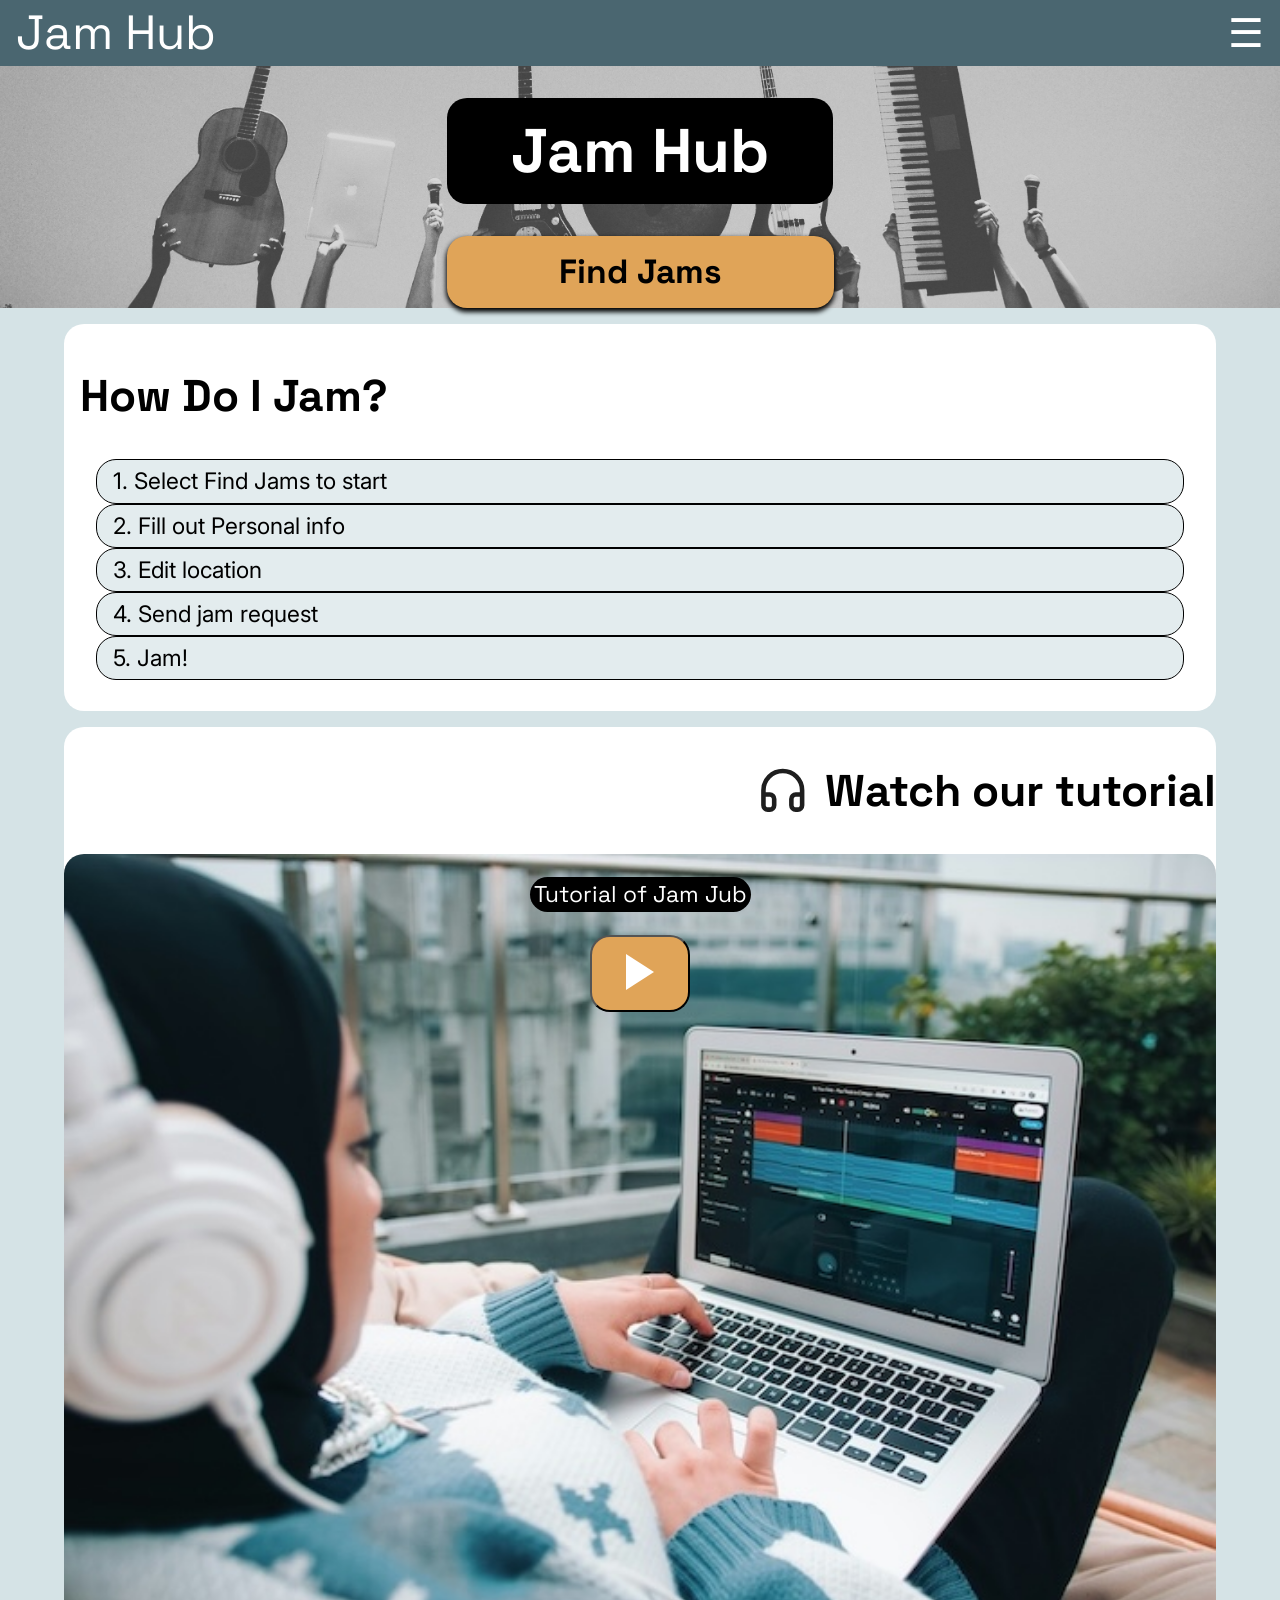
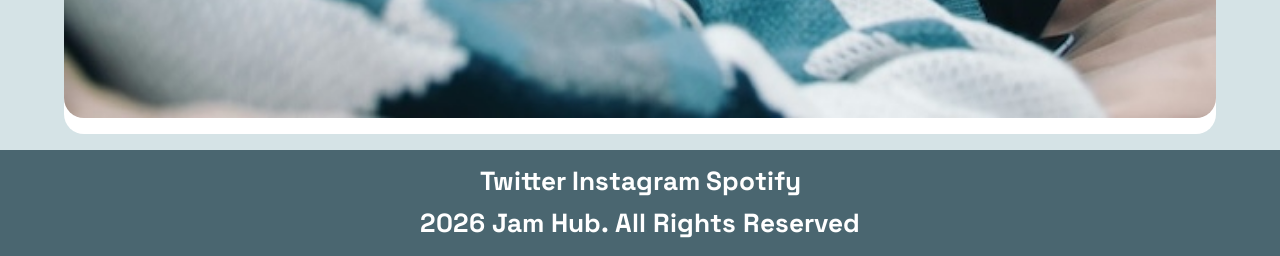
<file: index.html>
<!DOCTYPE html>
<html lang="en">

  <head>
    <meta charset="UTF-8">
    <meta name="viewport" content="width=device-width, initial-scale=1.0">
    <link rel="stylesheet" href="css/styles.css">
    <script src="js/app.js" defer></script>
    <title>Jam Hub</title>
  </head>

  <body>
    <header>
      <a href="index.html" class="logo">Jam Hub</a>
      <nav>
        <ol id="drop-content">
          <li><a href="index.html">Homes</a></li>
          <li><a href="jams.html">Jams</a></li>
          <li><a href="profile.html">Profile</a></li>
        </ol>
      </nav>
      <button id="hamburger">
        <span>☰</span>
      </button>
    </header>

    <main>
      <section class="hero">
        <h1>Jam Hub</h1>
        <a href="jams.html" class="btn-big">Find Jams</a>
      </section>

      <div id="card-wrapper">
        <article id="card-1">
          <h2>How Do I Jam?</h2>
          <ul>
            <li>1. Select Find Jams to start</li>
            <li>2. Fill out Personal info</li>
            <li>3. Edit location</li>
            <li>4. Send jam request</li>
            <li>5. Jam!</li>
          </ul>
        </article>

        <article id="card-2">
          <div id="headphone-tutorial">
            <h2>Watch our tutorial</h2>
            <img src="images/Headphones.svg" alt="Headphones.">
          </div>
          <div id="video-thumb">
              <!-- <img src="images/how-to-jam.jpg" alt="Girl with headphones on working at her laptop." width="640" height="480"> -->
              <p>Tutorial of Jam Jub</p>
              <button><img src="images/play-button.svg" alt="Triangular play button."></button>
          </div>
        
          <!-- <div id="video-thumb">
            <figure>
              <img src="images/how-to-jam.jpg" alt="Girl with headphones on working at her laptop." width="640" height="480">
              <figcaption>Tutorial of Jam Jub</figcaption>
              <button><img src="images/play-button.svg" alt="Triangular play button."></button>
            </figure>
          </div> -->
        </article>
      </div>
    </main>
    <footer>
      <section class="links">
        <a href="https://x.com/i/jf/onboarding/web?mode=signup">Twitter</a>
        <a href="https://www.instagram.com/">Instagram</a>
        <a href="https://open.spotify.com/">Spotify</a>
      </section>
      <p>2026 Jam Hub. All Rights Reserved</p>
    </footer>

  </body>

</html>
</file>
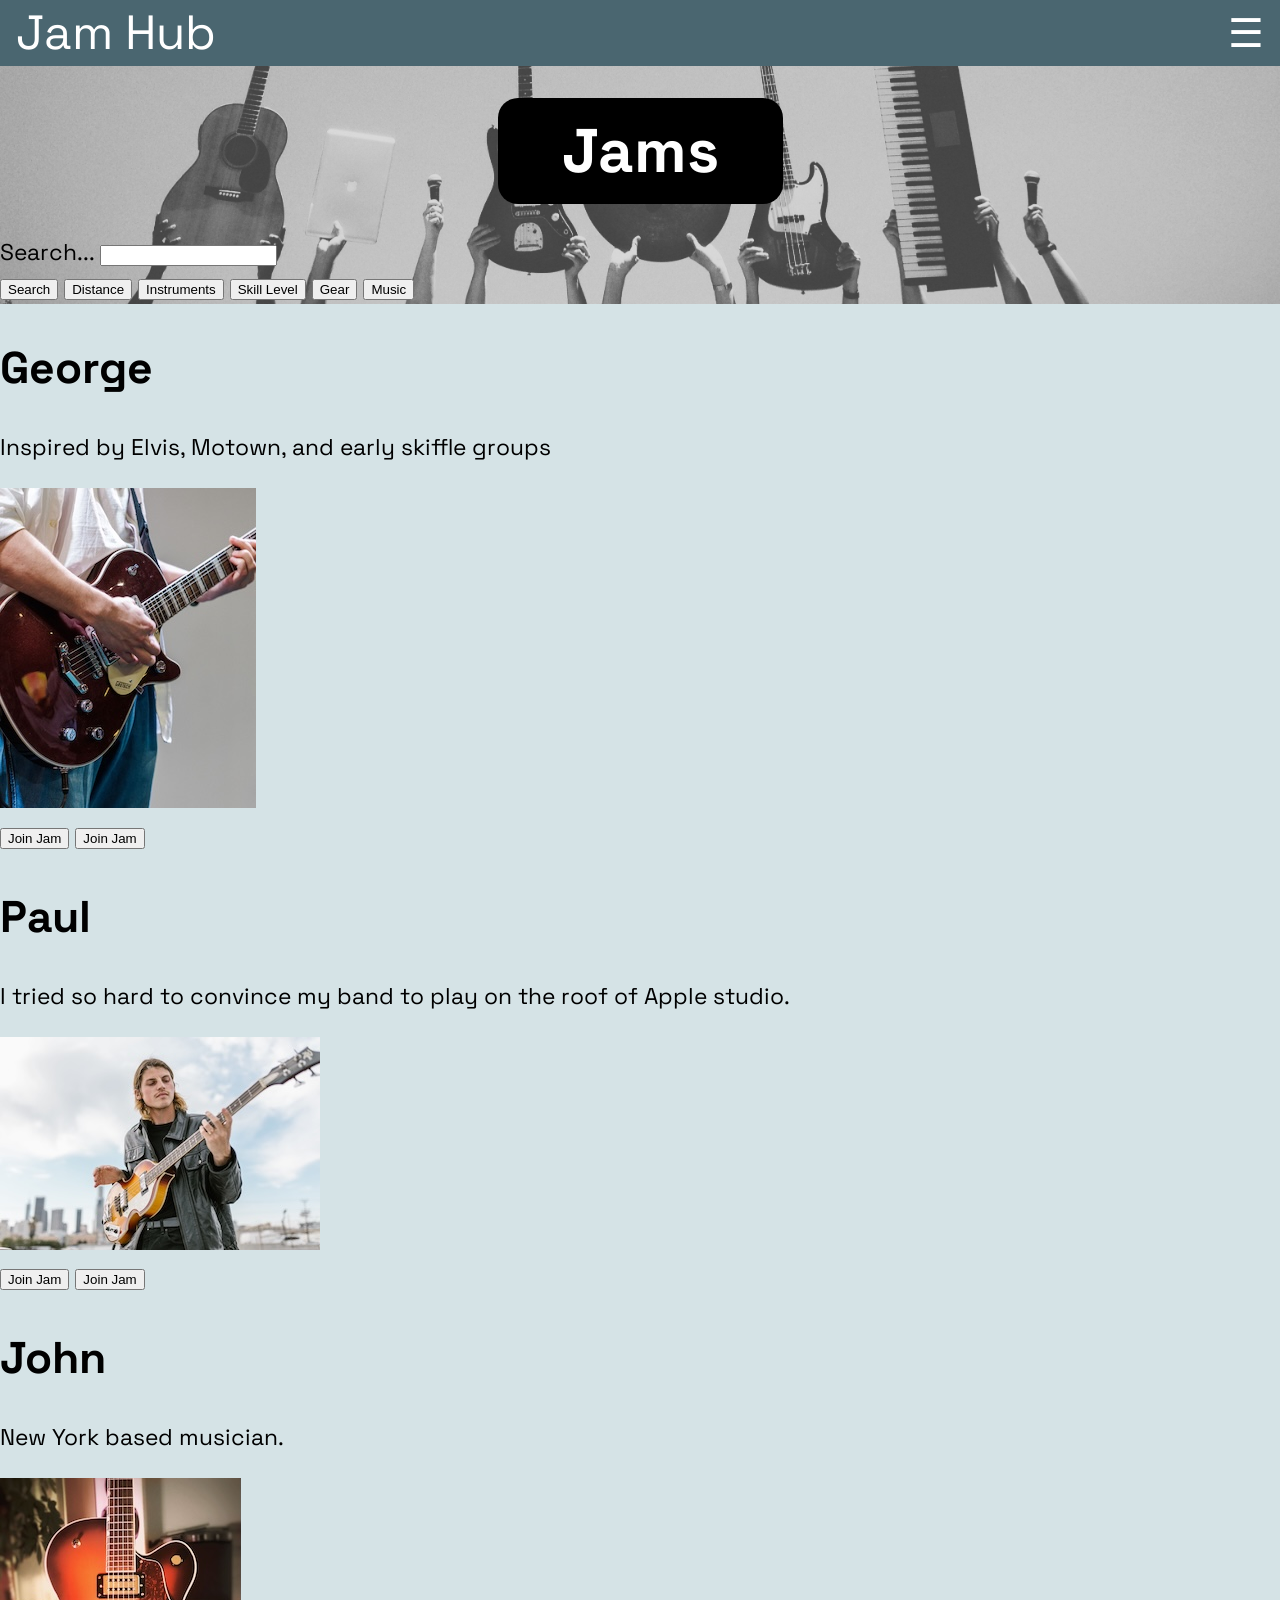
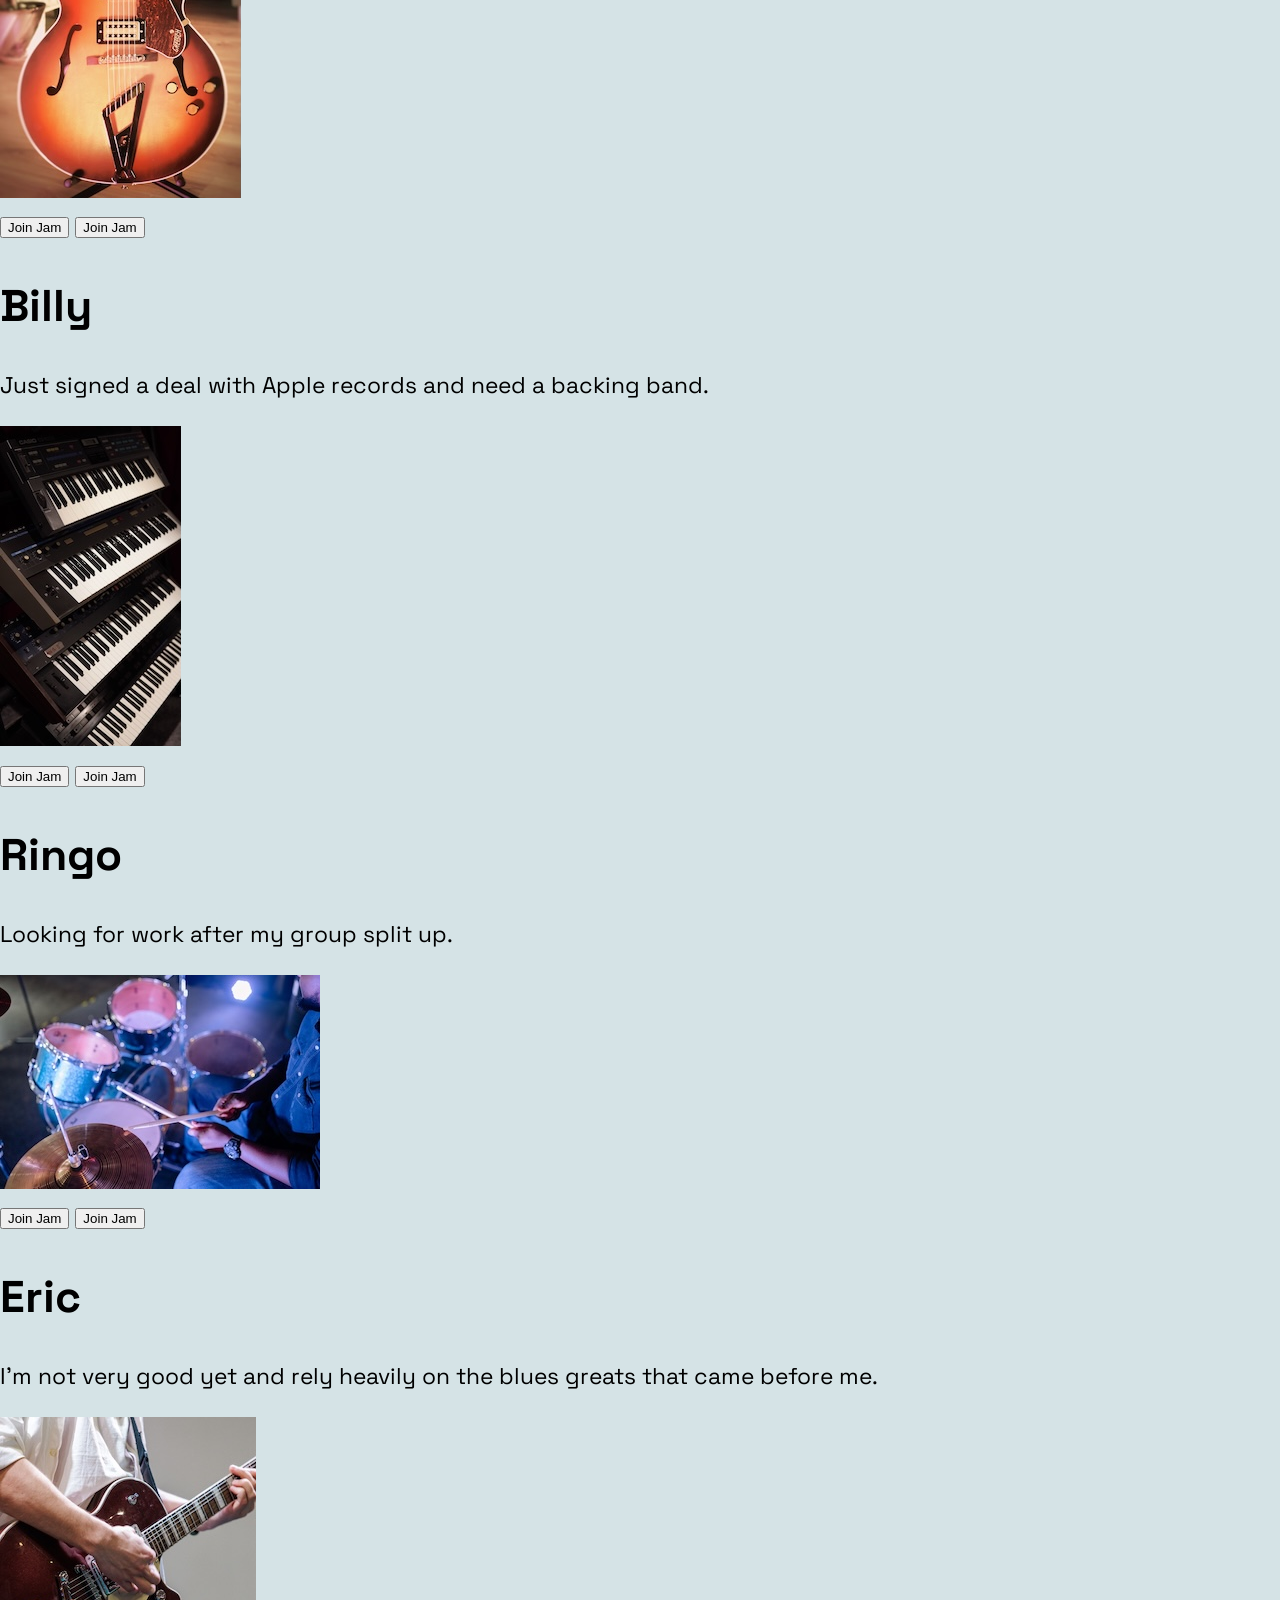
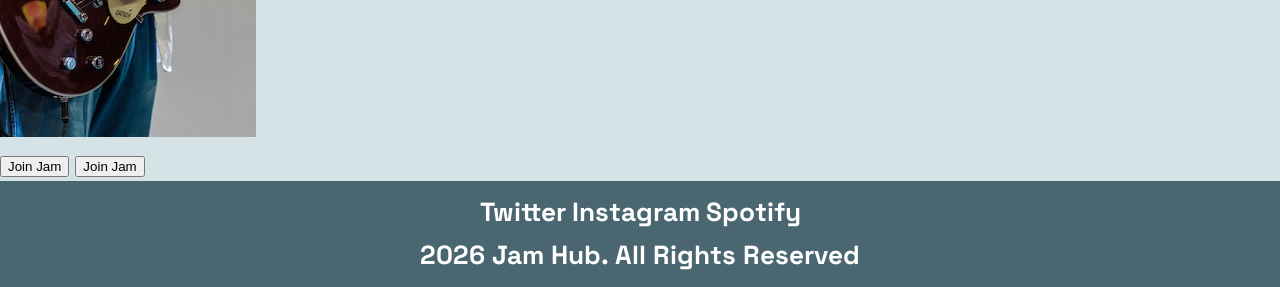
<file: jams.html>
<!DOCTYPE html>
<html lang="en">

  <head>
    <meta charset="UTF-8">
    <meta name="viewport" content="width=device-width, initial-scale=1.0">
    <link rel="stylesheet" href="css/styles.css">
    <script src="js/app.js" defer></script>
    <title>Jams</title>
  </head>

  <body>
     <header>
      <a href="index.html" class="logo">Jam Hub</a>
      <nav>
        <ol id="drop-content">
          <li><a href="index.html">Homes</a></li>
          <li><a href="jams.html">Jams</a></li>
          <li><a href="profile.html">Profile</a></li>
        </ol>
      </nav>
      <button id="hamburger">
        <span>☰</span>
      </button>
    </header>

    <main>
      <section class="hero">
        <h1>Jams</h1>
        <img src="images/hero.jpg" alt="Instruments being held up in the airs." hidden>
        <section class="search-menu">
          <form action="post" class="search-input">
            <label for="search-input">Search...</label>
            <input type="text" id="search-input">
          </form>
          <div class="filter-btns">
            <button>Search</button>
            <button>Distance</button>
            <button>Instruments</button>
            <button>Skill Level</button>
            <button>Gear</button>
            <button>Music</button>
          </div>
        </section>
      </section>

      <section class="jam-cards">
        <div class="jam-card">
          <h2>George</h2>
          <p>Inspired by Elvis, Motown, and early skiffle groups</p>
          <img src="images/profile-gretsch-red.jpg" alt="Red Gretsch Guitar">
          <div class="jam-card-btns">
            <button>Join Jam</button>
            <button>Join Jam</button>
          </div>
        </div>

        <div class="jam-card">
          <h2>Paul</h2>
          <p>I tried so hard to convince my band to play on the roof of Apple studio.</p>
          <img src="images/profile-bass-hofner.jpg" alt="Hofner bass Guitar.">
          <div class="jam-card-btns">
            <button>Join Jam</button>
            <button>Join Jam</button>
          </div>
        </div>

        <div class="jam-card">
          <h2>John</h2>
          <p>New York based musician.</p>
          <img src="images/profile-gretsch-orange.jpg" alt="Orange Gretsch Guitar.">
          <div class="jam-card-btns">
            <button>Join Jam</button>
            <button>Join Jam</button>
          </div>
        </div>

        <div class="jam-card">
          <h2>Billy</h2>
          <p>Just signed a deal with Apple records and need a backing band.</p>
          <img src="images/profile-keyboard.jpg" alt="Keyboard piano.">
          <div class="jam-card-btns">
            <button>Join Jam</button>
            <button>Join Jam</button>
          </div>
        </div>

        <div class="jam-card">
          <h2>Ringo</h2>
          <p>Looking for work after my group split up.</p>
          <img src="images/profile-drums.jpg" alt="Drum set.">
          <div class="jam-card-btns">
            <button>Join Jam</button>
            <button>Join Jam</button>
          </div>
        </div>

        <div class="jam-card">
          <h2>Eric</h2>
          <p>I'm not very good yet and rely heavily on the blues greats that came before me.</p>
          <img src="images/profile-gretsch-red.jpg" alt="">
          <div class="jam-card-btns">
            <button>Join Jam</button>
            <button>Join Jam</button>
          </div>
        </div>
      </section>
    </main>

    <footer>
      <section class="links">
        <a href="https://x.com/i/jf/onboarding/web?mode=signup">Twitter</a>
        <a href="https://www.instagram.com/">Instagram</a>
        <a href="https://open.spotify.com/">Spotify</a>
      </section>
      <p>2026 Jam Hub. All Rights Reserved</p>
    </footer>


  </body>

</html>
</file>
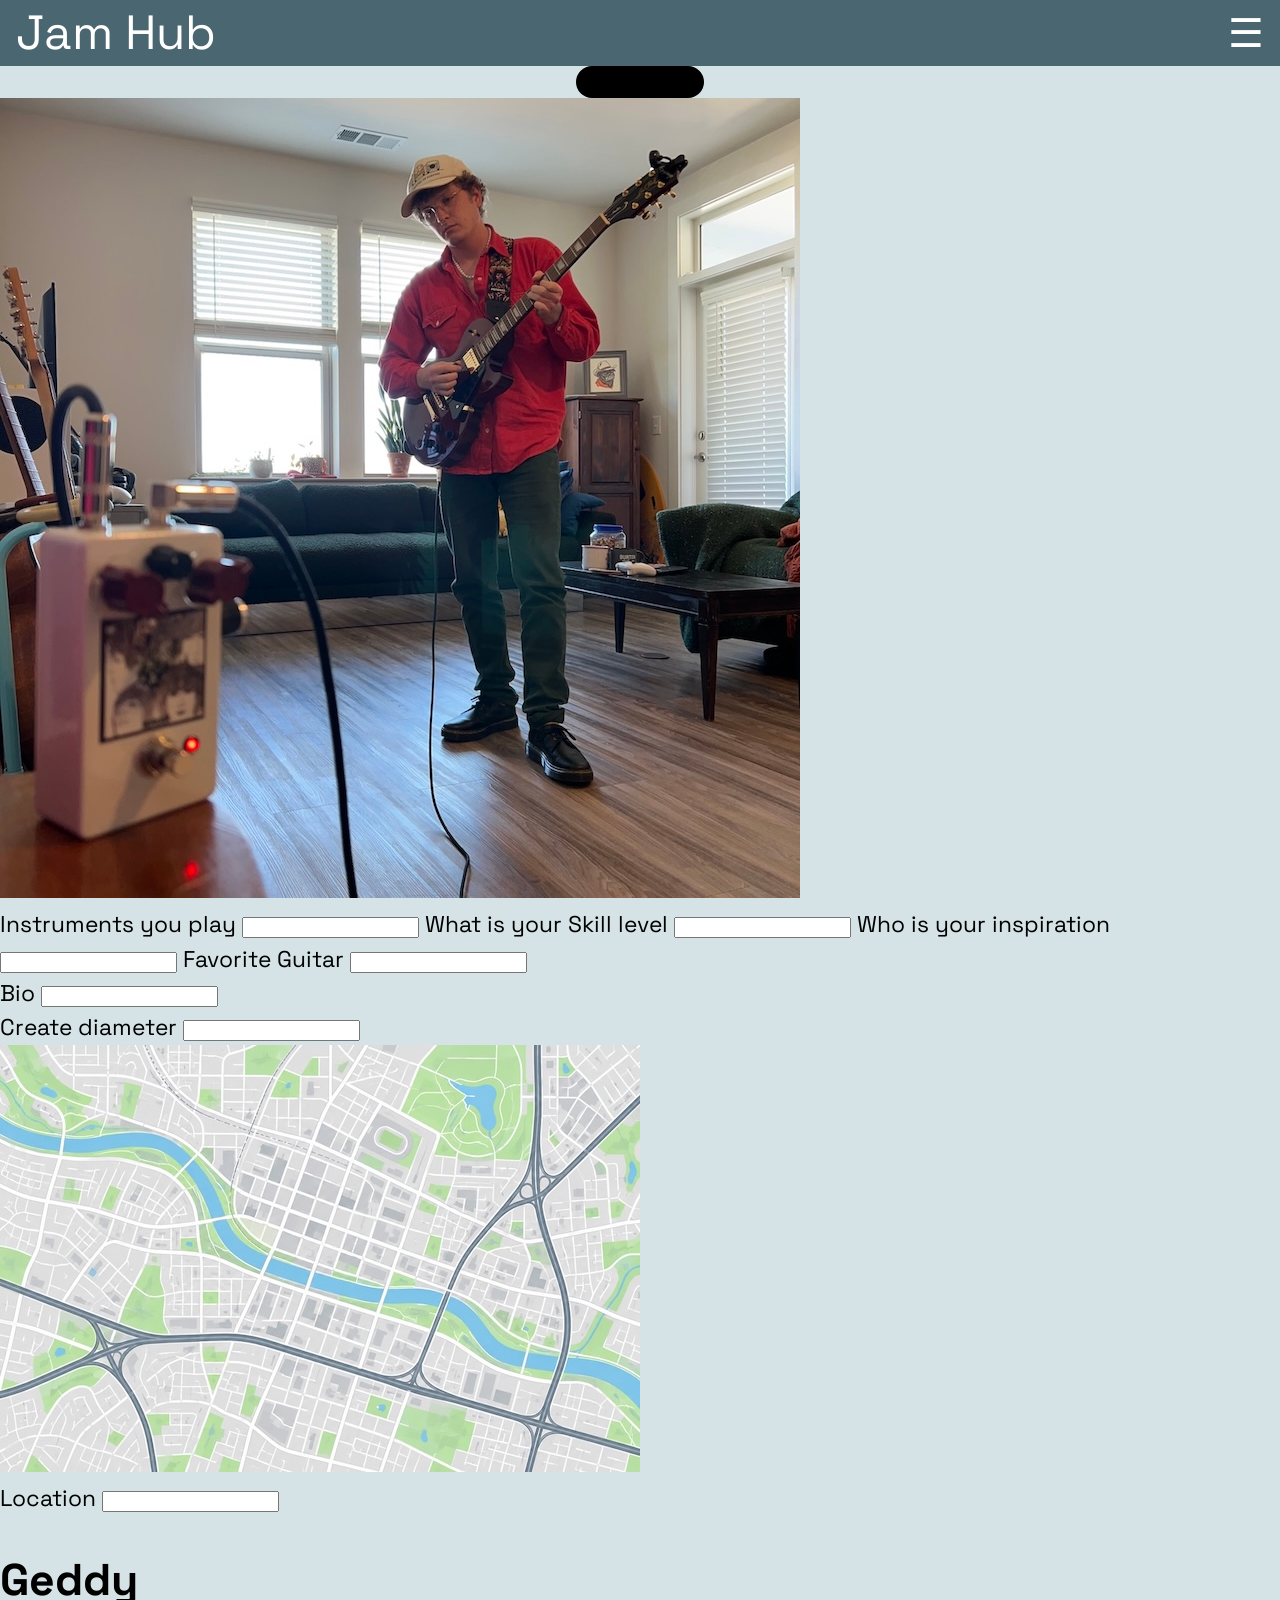
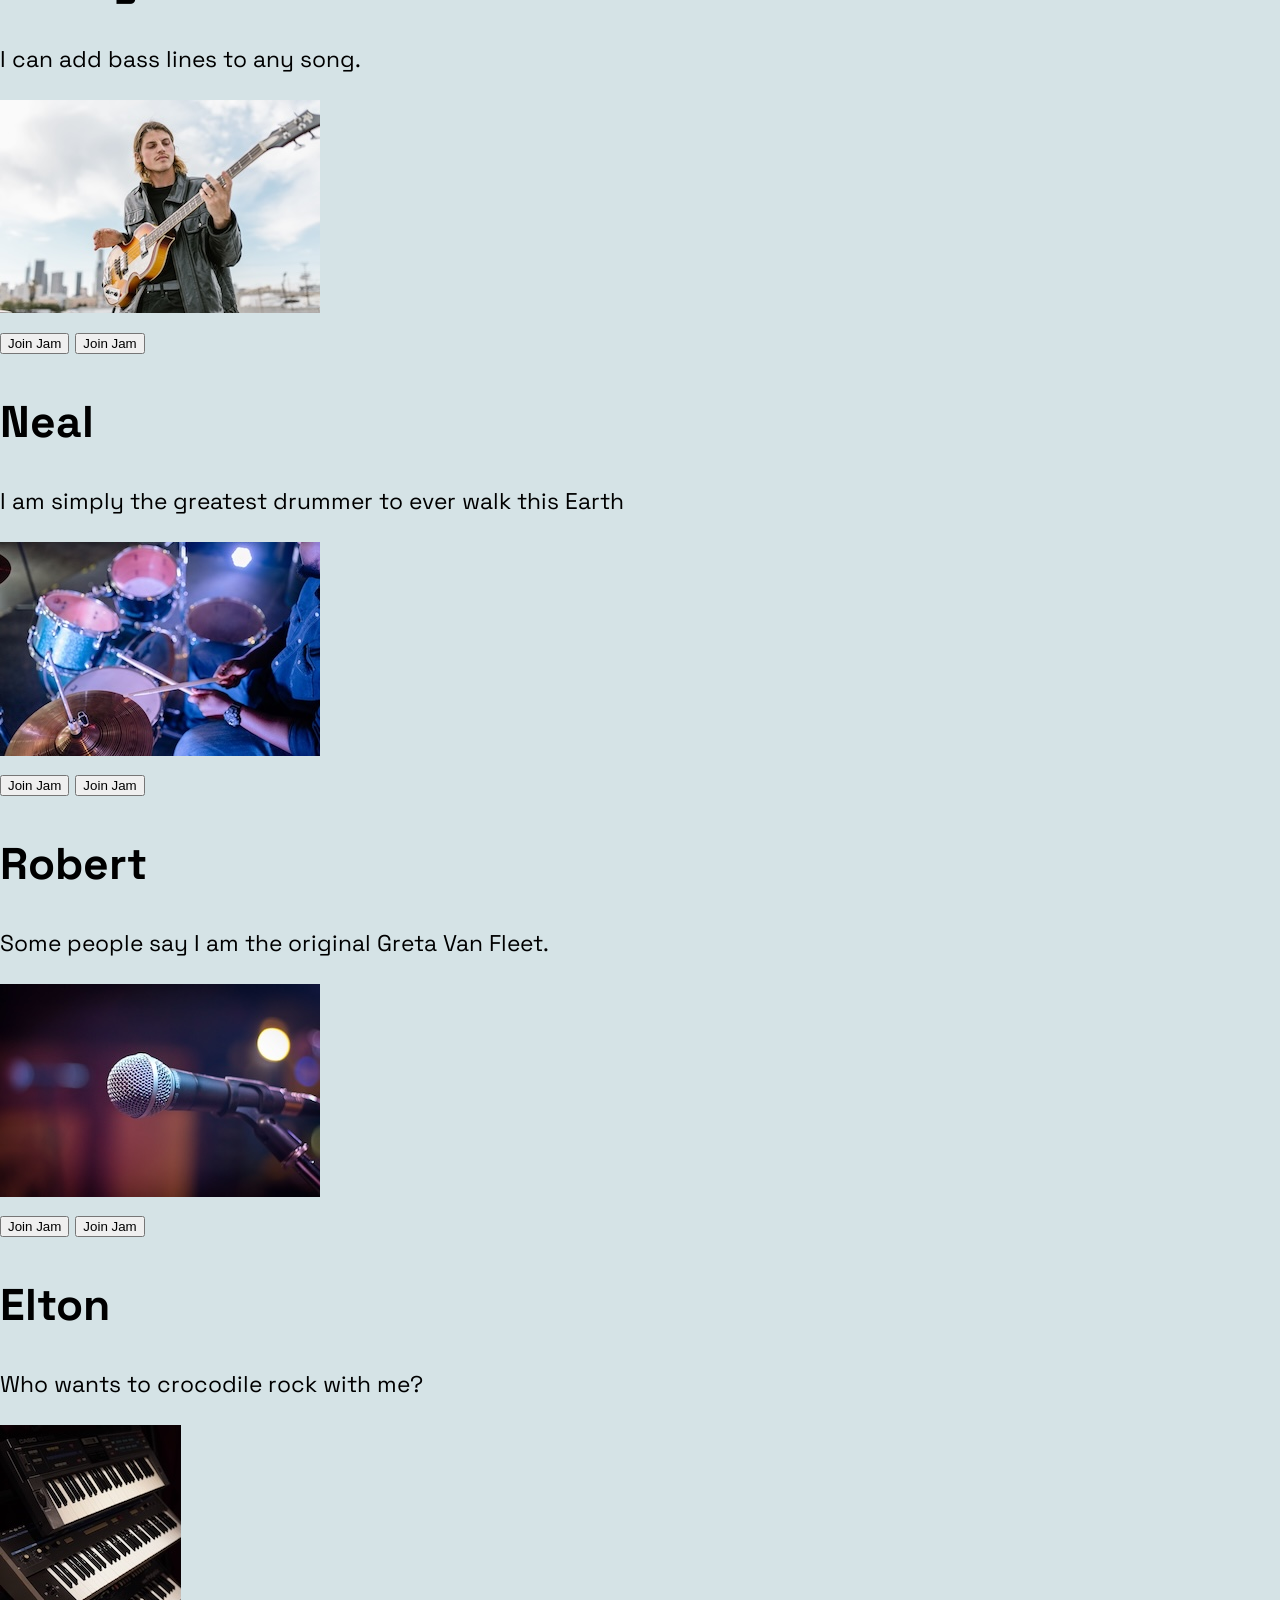
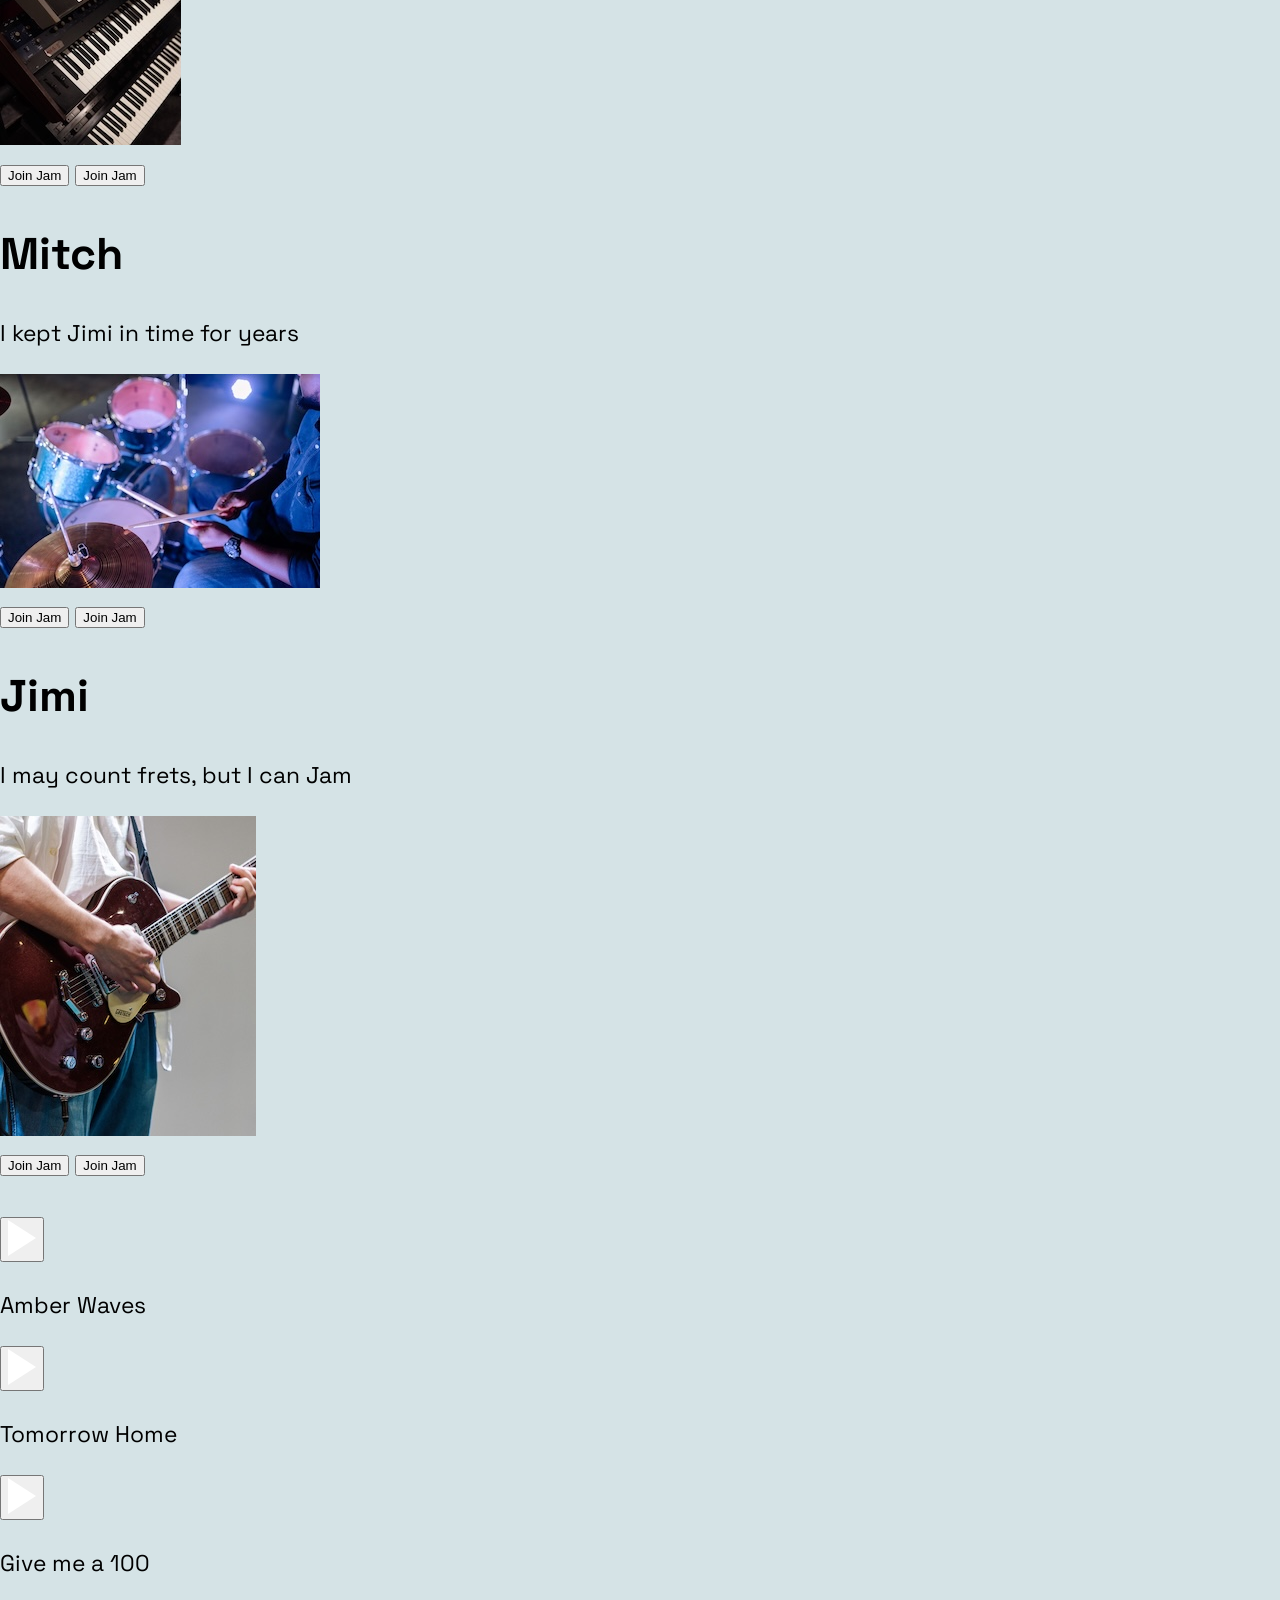
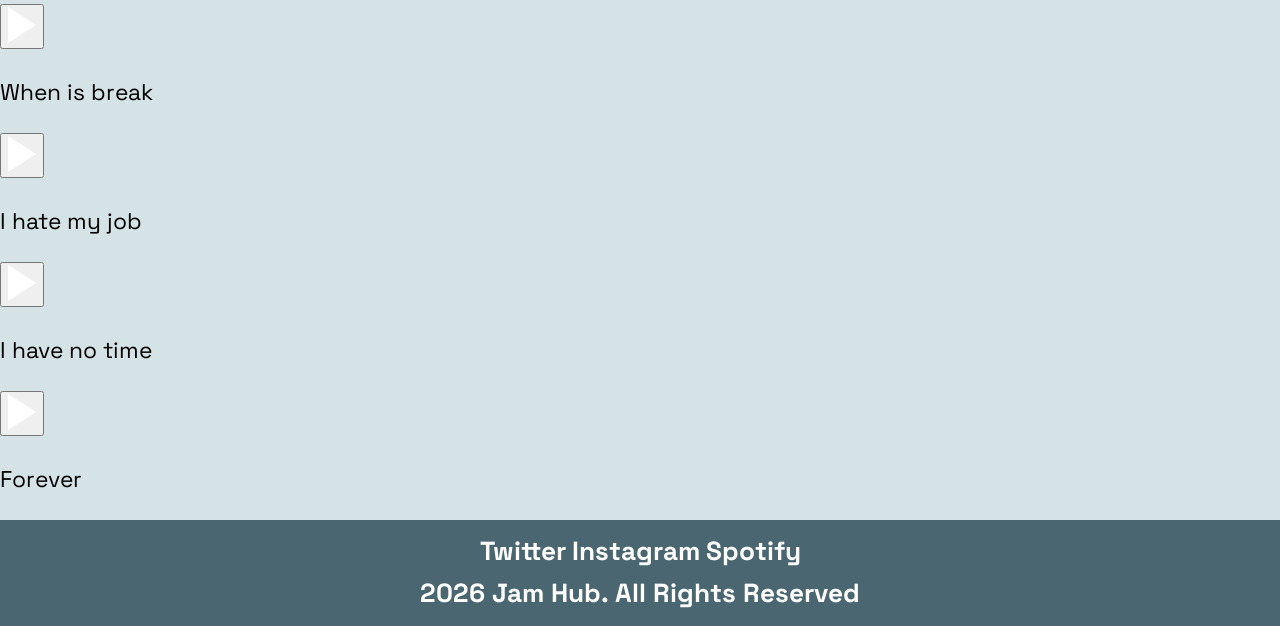
<file: profile.html>
<!DOCTYPE html>
<html lang="en">

  <head>
    <meta charset="UTF-8">
    <meta name="viewport" content="width=device-width, initial-scale=1.0">
    <link rel="stylesheet" href="css/styles.css">
    <script src="js/app.js" defer></script>
    <title>Profile</title>
  </head>

  <body>
   <header>
      <a href="index.html" class="logo">Jam Hub</a>
      <nav>
        <ol id="drop-content">
          <li><a href="index.html">Homes</a></li>
          <li><a href="jams.html">Jams</a></li>
          <li><a href="profile.html">Profile</a></li>
        </ol>
      </nav>
      <button id="hamburger">
        <span>☰</span>
      </button>
    </header>

    <section class="info">
      <h1></h1>
      <img src="images/profile-main.jpg" alt="A man playing a face melting solo">
      <form action="post" id="personal-info">
        <label for="instruments">Instruments you play</label>
        <input type="text" id="instruments">

        <label for="skill-level">What is your Skill level</label>
        <input type="text" id="skill-level">

        <label for="inspiration">Who is your inspiration</label>
        <input type="text" id="inspiration">

        <label for="fav-guitar">Favorite Guitar</label>
        <input type="text" id="fav-guitar">
      </form>

      <form action="post" id="info-bio">
        <label for="bio">Bio</label>
        <input type="text" id="bio">
      </form>

      <div class="distance">
        <form action="post" id="disctance-slider">
          <label for="diameter">Create diameter</label>
          <input type="slider" id="diameter">
        </form>
        <img src="images/map.jpg" alt="Map.">
        <form action="post">
          <label for="location">Location</label>
          <input type="drop-down" id="location">
        </form>
      </div>

      <section class="friends">
        <h2></h2>
        <div class="jam-card">
          <h2>Geddy</h2>
          <p>I can add bass lines to any song.</p>
          <img src="images/profile-bass-hofner.jpg" alt="Hofner bass guitar">
          <div class="jam-card-btns">
            <button>Join Jam</button>
            <button>Join Jam</button>
          </div>
        </div>

        <div class="jam-card">
          <h2>Neal</h2>
          <p>I am simply the greatest drummer to ever walk this Earth</p>
          <img src="images/profile-drums.jpg" alt="Drum set.">
          <div class="jam-card-btns">
            <button>Join Jam</button>
            <button>Join Jam</button>
          </div>
        </div>

        <div class="jam-card">
          <h2>Robert</h2>
          <p>Some people say I am the original Greta Van Fleet.</p>
          <img src="images/profile-mic.jpg" alt="Microphone.">
          <div class="jam-card-btns">
            <button>Join Jam</button>
            <button>Join Jam</button>
          </div>
        </div>

        <div class="jam-card">
          <h2>Elton</h2>
          <p>Who wants to crocodile rock with me?</p>
          <img src="images/profile-keyboard.jpg" alt="Electric Keyboard.">
          <div class="jam-card-btns">
            <button>Join Jam</button>
            <button>Join Jam</button>
          </div>
        </div>

        <div class="jam-card">
          <h2>Mitch</h2>
          <p>I kept Jimi in time for years</p>
          <img src="images/profile-drums.jpg" alt="Drum set.">
          <div class="jam-card-btns">
            <button>Join Jam</button>
            <button>Join Jam</button>
          </div>
        </div>

        <div class="jam-card">
          <h2>Jimi</h2>
          <p>I may count frets, but I can Jam</p>
          <img src="images/profile-gretsch-red.jpg" alt="Red Gretsch Guitar">
          <div class="jam-card-btns">
            <button>Join Jam</button>
            <button>Join Jam</button>
          </div>
        </div>
      </section>

    </section>

    <section class="my-music">
      <h2></h2>
      <div class="my-song">
        <button><img src="images/play-button.svg" alt="Triangular play button."></button>
        <p>Amber Waves</p>
      </div>

      <div class="my-song">
        <button><img src="images/play-button.svg" alt="Triangular play button."></button>
        <p>Tomorrow Home</p>
      </div>

      <div class="my-song">
        <button><img src="images/play-button.svg" alt="Triangular play button."></button>
        <p>Give me a 100</p>
      </div>

      <div class="my-song">
        <button><img src="images/play-button.svg" alt="Triangular play button."></button>
        <p>When is break</p>
      </div>

      <div class="my-song">
        <button><img src="images/play-button.svg" alt="Triangular play button."></button>
        <p>I hate my job</p>
      </div>

      <div class="my-song">
        <button><img src="images/play-button.svg" alt="Triangular play button."></button>
        <p>I have no time</p>
      </div>

      <div class="my-song">
        <button><img src="images/play-button.svg" alt="Triangular play button."></button>
        <p>Forever</p>
      </div>
    </section>
  </body>

  <footer>
    <section class="links">
      <a href="https://x.com/i/jf/onboarding/web?mode=signup">Twitter</a>
      <a href="https://www.instagram.com/">Instagram</a>
      <a href="https://open.spotify.com/">Spotify</a>
    </section>
    <p>2026 Jam Hub. All Rights Reserved</p>
  </footer>

</html>
</file>
<file: css/styles.css>
@import url("https://fonts.googleapis.com/css2?family=Inter:ital,opsz,wght@0,14..32,100..900;1,14..32,100..900&family=Space+Grotesk:wght@300..700&display=swap");

:root {
  --color-background: #d5e3e6;
  --color-header-footer: #4a6670;
  --color-primary-accent: #e0a458;
  --color-primary-accent-dark: #c48a35;
  --color-light-text: #fff;
  --color-dark-text: #000000;
  --color-card-background: #ffffff;
  --color-step-background: #e3ecee;
  --color-third-accent: #000000;
  --space-small: 16px;
  --space-big: 44px;
}

/* Base Styles */
* {
  box-sizing: border-box;
}

html {
  font-family: "space Grotesk", sans-serif;
}

body {
  background-color: var(--color-background);
  margin: 0;
  line-height: 150%;
  font-size: clamp(1rem, 0.824rem + 0.7512vw, 1.5rem);
}

/* body li {
  font-family: "Inter", sans-serif;
  font-size: clamp(1rem, 0.824rem + 0.751vw, 1.5rem);
  line-height: 1.5;
} */

header {
  align-items: center;
  background-color: var(--color-header-footer);
  display: flex;
  justify-content: space-between;
  padding: 0 var(--space-small);
  position: sticky;
  top: 0;
  z-index: 10;
}

.logo {
  color: var(--color-light-text);
  flex: 1;
  padding: var(--space-small) 0;
  text-decoration: none;
  font-size: clamp(1.5rem, 0.8785rem + 2.6519vw, 3rem);
}

nav {
  flex: 0;
}

#drop-content {
  background-color: var(--color-card-background);
  display: none;
  left: 0;
  margin: 0;
  padding: 0;
  position: absolute;
  top: 100%;
  width: 100%;
}

#drop-content.open {
  display: block;
}

#drop-content li {
  list-style: none;
}

#drop-content a {
  border-bottom: var(--color-header-footer) solid 2px;
  color: var(--color-dark-text);
  display: block;
  text-decoration: none;
  font-weight: bold;
  padding: 1rem;
  text-align: center;
  font-size: clamp(1.625rem, 1.581rem + 0.188vw, 1.75rem);
}

#hamburger {
  background: none;
  border: none;
  color: var(--color-light-text);
  cursor: pointer;
  font-size: 2.5rem;
  padding: 0;
}

.hero {
  background-image: url(../images/hero.jpg);
  background-position: center bottom;
  background-repeat: no-repeat;
  background-size: cover;
  min-height: 25vh;
  padding-top: 2rem;
  display: flex;
  flex-direction: column;
  gap: 2rem;
}

h1 {
  color: var(--color-light-text);
  padding: 1rem 4rem;
  font-size: clamp(3rem, 2.648rem + 1.502vw, 4rem);
  line-height: 1.2;
  margin: 0;
  background-color: black;
  border-radius: 20px;
  margin: 0 auto;
  width: fit-content;
}

.btn-big {
  background-color: var(--color-primary-accent);
  padding: 1rem 7rem;
  width: fit-content;
  margin: 0 auto;
  border-radius: 20px;
  box-shadow: 0 3px 5px 1px var(--color-third-accent);
  text-decoration: none;
  font-size: clamp(1.25rem, 0.898rem + 1.502vw, 2.25rem);
  font-weight: bold;
  line-height: 1.2;
  color: var(--color-dark-text);
}

h2 {
  font-size: clamp(1.5rem, 0.972rem + 2.254vw, 3rem);
  font-weight: bold;
  line-height: 1.2;
}

footer {
  background-color: var(--color-header-footer);
  display: flex;
  flex-direction: column;
  align-items: center;
  padding: var(--space-small);
  margin-top: auto;
}

.links a {
  text-decoration: none;
  color: var(--color-light-text);
  font-size: clamp(1rem, 0.736rem + 1.127vw, 1.75rem);
  font-weight: bold;
  line-height: 1.2;
}

footer p {
  margin-top: auto;
  margin: 0;
  color: var(--color-light-text);
  padding-top: 0.5rem;
  font-size: clamp(1rem, 0.736rem + 1.127vw, 1.75rem);
  font-weight: bold;
  line-height: 1.2;
}

/* Home Page Styles */
#card-wrapper {
  max-width: 90%;
  margin: 0 auto;
  display: flex;
  flex-direction: column;
}

#card-1 li,
#card-2 figcaption {
  font-family: "Inter", sans-serif;
  font-size: clamp(1rem, 0.824rem + 0.751vw, 1.5rem);
  line-height: 1.5;
}

#card-1 {
  background-color: var(--color-card-background);
  border-radius: 20px;
  justify-items: center;
  padding: 0.5rem 1rem;
  margin-top: var(--space-small);
}

#card-1 ul {
  padding: 0 1rem;
}

#card-1 li {
  background-color: var(--color-step-background);
  border: solid 1px var(--color-third-accent);
  padding: 0.25rem 1rem;
  border-radius: 20px;
  list-style-type: none;
}

#card-2 {
  background-color: var(--color-card-background);
  border-radius: 20px;
  justify-items: center;
  margin: 0 auto;
  margin: var(--space-small) 0;
}

#headphone-tutorial {
  display: flex;
  flex-direction: row-reverse;
  gap: var(--space-small);
}

#video-thumb {
  aspect-ratio: 4 / 3;
  background-image: url(../images/how-to-jam.jpg);
  background-size: cover;
  background-position: center;
  margin-bottom: var(--space-small);
  min-height: clamp(12rem, 45vw, 30rem);
  border-radius: 20px;
  display: flex;
  flex-direction: column;
  align-items: center;
}

/* #video-thumb img {
  width: 100%;
  height: auto;
  border-radius: 20px;
  display: block;
} */

#video-thumb p {
  font-size: clamp(1rem, 0.824rem + 0.751vw, 1.5rem);
  line-height: 1.2;
  background-color: var(--color-third-accent);
  color: var(--color-light-text);
  padding: .25rem;
  border-radius: 20px;
}

#card-2 button {
  background-color: var(--color-primary-accent);
  width: 100px;
  border-radius: 20px;
}

#card-2 button img {
  padding: var(--space-small);
}
</file>
